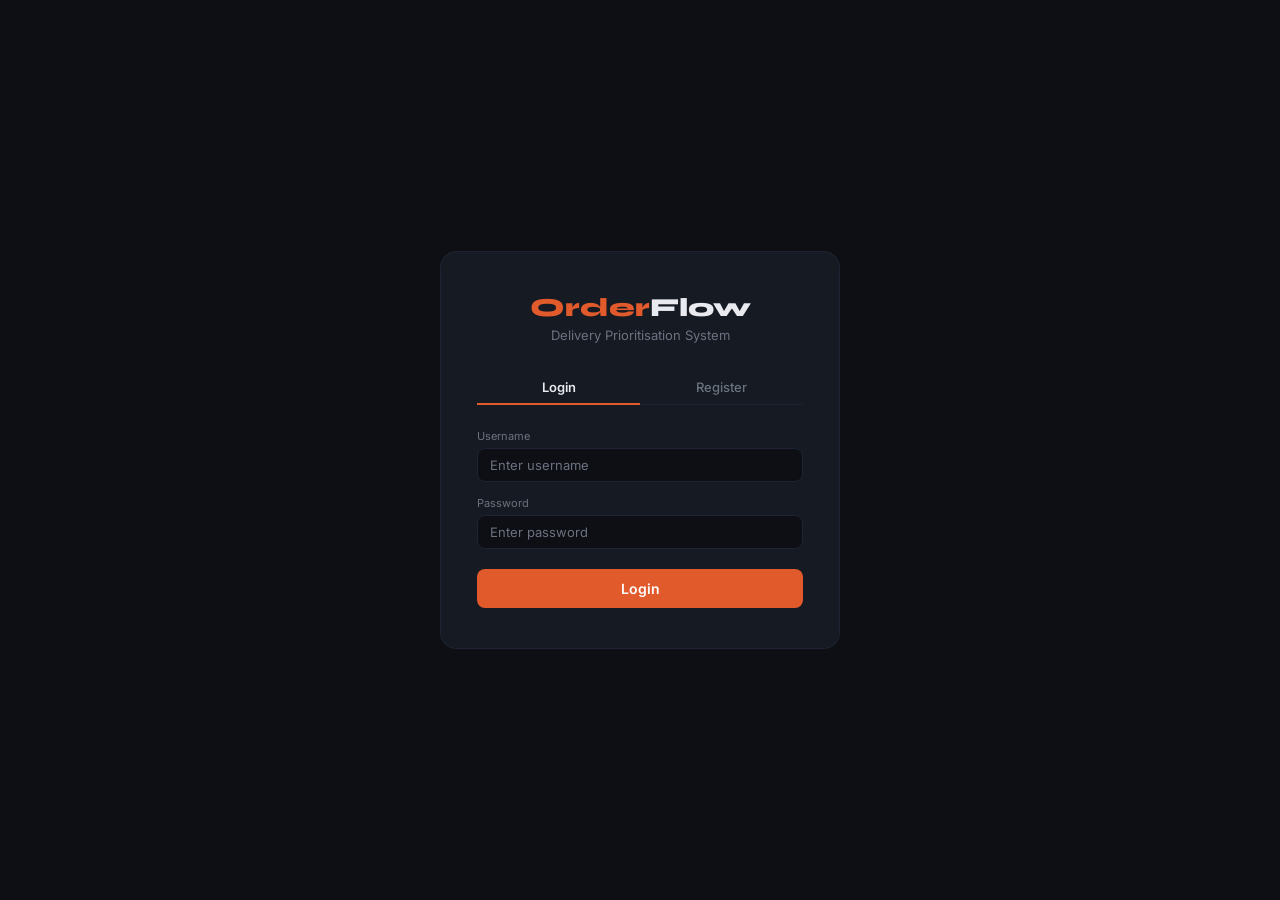
<file: frontend/index.html>
<!DOCTYPE html>
<html lang="en">
<head>
  <meta charset="UTF-8"/>
  <meta name="viewport" content="width=device-width, initial-scale=1.0"/>
  <title>OrderFlow — Login</title>
  <link rel="preconnect" href="https://fonts.googleapis.com"/>
  <link href="https://fonts.googleapis.com/css2?family=Syne:wght@700;800&family=Inter:wght@400;500;600&display=swap" rel="stylesheet"/>
  <link rel="stylesheet" href="style.css"/>
  <style>
    body { display:flex; align-items:center; justify-content:center; min-height:100vh; }
    .auth-box {
      background: var(--card);
      border: 1px solid var(--border);
      border-radius: 16px;
      padding: 40px 36px;
      width: 100%;
      max-width: 400px;
    }
    .auth-title {
      font-family: 'Syne', sans-serif;
      font-size: 26px;
      font-weight: 800;
      text-align: center;
      margin-bottom: 4px;
    }
    .auth-subtitle { text-align:center; color:var(--muted); font-size:13px; margin-bottom:28px; }
    .auth-tabs { display:flex; margin-bottom:24px; border-bottom:1px solid var(--border); }
    .auth-tab {
      flex:1; background:none; border:none;
      border-bottom:2px solid transparent;
      color:var(--muted); font-size:13px; font-weight:500;
      padding:8px 0; margin-bottom:-1px; cursor:pointer;
      font-family:inherit; transition:color 0.2s;
    }
    .auth-tab.active { color:var(--fg); border-bottom-color:var(--accent); font-weight:600; }
    .auth-field { margin-bottom:14px; }
    .auth-field label { display:block; font-size:11px; color:var(--muted); margin-bottom:5px; }
    .auth-field input { width:100%; }
    .auth-btn {
      width:100%; background:var(--accent); color:#fff;
      border:none; border-radius:8px; padding:11px;
      font-weight:600; font-size:14px; cursor:pointer;
      font-family:inherit; margin-top:6px; transition:opacity 0.15s;
    }
    .auth-btn:hover { opacity:0.88; }
    .auth-error {
      background:#e05a2b18; border:1px solid #e05a2b44;
      color:#e05a2b; border-radius:8px; padding:10px 14px;
      font-size:13px; margin-bottom:14px; display:none;
    }
    .auth-error.visible { display:block; }
    .auth-success {
      background:#22c55e18; border:1px solid #22c55e44;
      color:#22c55e; border-radius:8px; padding:10px 14px;
      font-size:13px; margin-bottom:14px; display:none;
    }
    .auth-success.visible { display:block; }
  </style>
</head>
<body>
  <div class="auth-box">
    <div class="auth-title"><span class="accent">Order</span>Flow</div>
    <div class="auth-subtitle">Delivery Prioritisation System</div>

    <div class="auth-tabs">
      <button class="auth-tab active" id="tabLogin"    onclick="switchTab('login')">Login</button>
      <button class="auth-tab"        id="tabRegister" onclick="switchTab('register')">Register</button>
    </div>

    <div id="errorBox"   class="auth-error"></div>
    <div id="successBox" class="auth-success"></div>

    <div id="formLogin">
      <div class="auth-field">
        <label>Username</label>
        <input type="text" id="loginUser" placeholder="Enter username" autocomplete="username"/>
      </div>
      <div class="auth-field">
        <label>Password</label>
        <input type="password" id="loginPass" placeholder="Enter password" autocomplete="current-password"
               onkeydown="if(event.key==='Enter') doLogin()"/>
      </div>
      <button class="auth-btn" onclick="doLogin()">Login</button>
    </div>

    <div id="formRegister" style="display:none">
      <div class="auth-field">
        <label>Username</label>
        <input type="text" id="regUser" placeholder="Choose a username"/>
      </div>
      <div class="auth-field">
        <label>Password</label>
        <input type="password" id="regPass" placeholder="Min 6 characters"/>
      </div>
      <div class="auth-field">
        <label>Confirm password</label>
        <input type="password" id="regPass2" placeholder="Repeat password"
               onkeydown="if(event.key==='Enter') doRegister()"/>
      </div>
      <button class="auth-btn" onclick="doRegister()">Create account</button>
    </div>
  </div>

  <script src="config.js"></script>
  <script>
    // Redirect if already logged in
    if (localStorage.getItem("token")) window.location.href = "dashboard.html";

    function switchTab(tab) {
      document.getElementById("tabLogin").classList.toggle("active", tab === "login");
      document.getElementById("tabRegister").classList.toggle("active", tab === "register");
      document.getElementById("formLogin").style.display    = tab === "login"    ? "block" : "none";
      document.getElementById("formRegister").style.display = tab === "register" ? "block" : "none";
      clearMessages();
    }

    function showError(msg)   { const b = document.getElementById("errorBox");   b.textContent = msg; b.classList.add("visible"); document.getElementById("successBox").classList.remove("visible"); }
    function showSuccess(msg) { const b = document.getElementById("successBox"); b.textContent = msg; b.classList.add("visible"); document.getElementById("errorBox").classList.remove("visible"); }
    function clearMessages()  { document.getElementById("errorBox").classList.remove("visible"); document.getElementById("successBox").classList.remove("visible"); }

    async function doLogin() {
      const username = document.getElementById("loginUser").value.trim();
      const password = document.getElementById("loginPass").value.trim();
      if (!username || !password) return showError("Please fill in both fields.");

      try {
        const res  = await fetch(API_BASE + "/auth/login", {
          method: "POST",
          headers: { "Content-Type": "application/json" },
          body: JSON.stringify({ username, password })
        });
        const data = await res.json();
        if (!res.ok) return showError(data.error || "Login failed.");
        localStorage.setItem("token",    data.token);
        localStorage.setItem("username", data.username);
        window.location.href = "dashboard.html";
      } catch (e) {
        showError("Cannot reach server. Is the backend running?");
      }
    }

    async function doRegister() {
      const username = document.getElementById("regUser").value.trim();
      const password = document.getElementById("regPass").value.trim();
      const confirm  = document.getElementById("regPass2").value.trim();
      if (!username || !password) return showError("Please fill in all fields.");
      if (password !== confirm)   return showError("Passwords do not match.");
      if (password.length < 6)    return showError("Password must be at least 6 characters.");

      try {
        const res  = await fetch(API_BASE + "/auth/register", {
          method: "POST",
          headers: { "Content-Type": "application/json" },
          body: JSON.stringify({ username, password })
        });
        const data = await res.json();
        if (!res.ok) return showError(data.error || "Registration failed.");
        showSuccess("Account created! Logging you in...");
        localStorage.setItem("token",    data.token);
        localStorage.setItem("username", data.username);
        setTimeout(() => window.location.href = "dashboard.html", 800);
      } catch (e) {
        showError("Cannot reach server. Is the backend running?");
      }
    }
  </script>
</body>
</html>
</file>
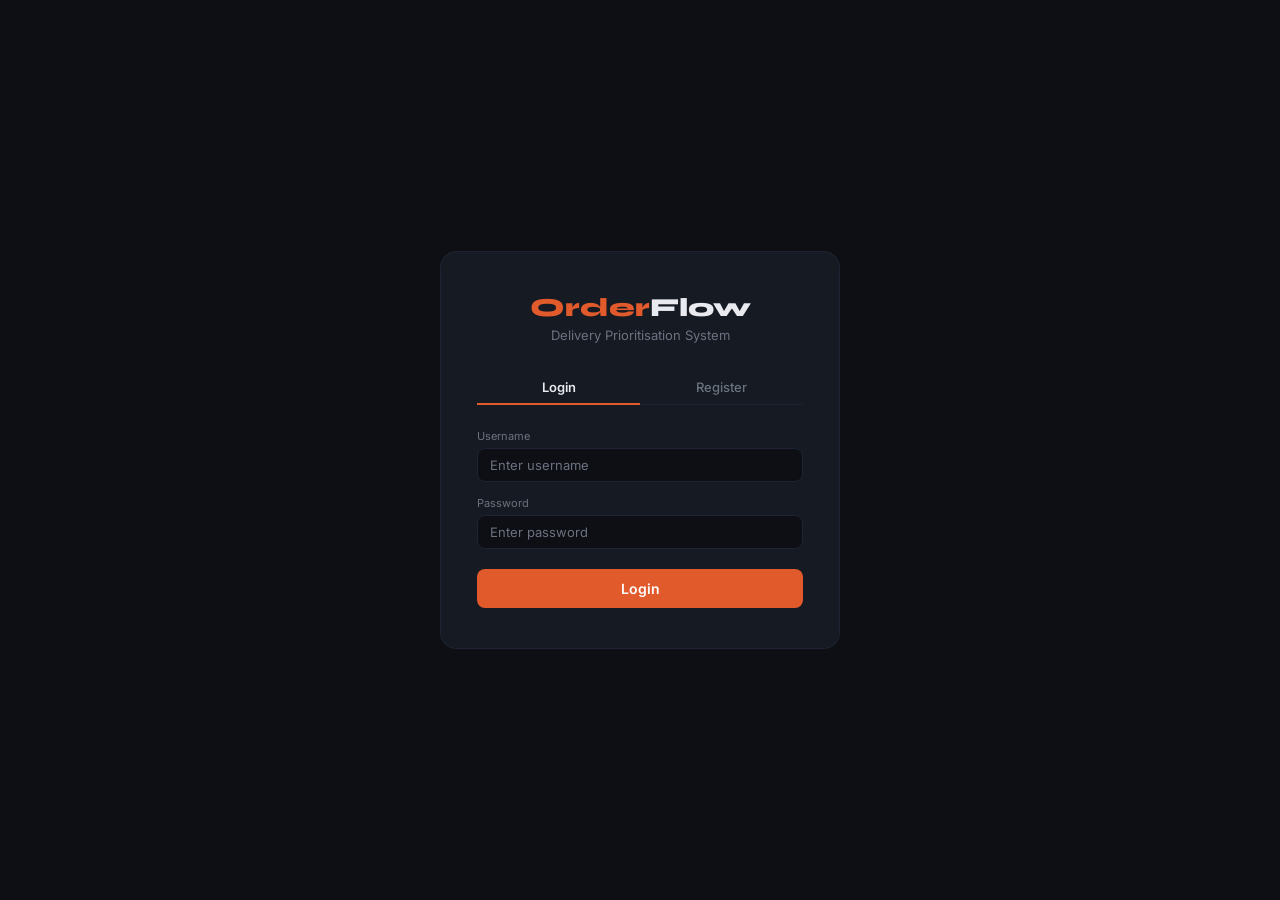
<file: frontend/dashboard.html>
<!DOCTYPE html>
<html lang="en">
<head>
  <meta charset="UTF-8"/>
  <meta name="viewport" content="width=device-width, initial-scale=1.0"/>
  <title>OrderFlow — Dashboard</title>
  <link rel="preconnect" href="https://fonts.googleapis.com"/>
  <link href="https://fonts.googleapis.com/css2?family=Syne:wght@700;800&family=Inter:wght@400;500;600&display=swap" rel="stylesheet"/>
  <link rel="stylesheet" href="style.css"/>
</head>
<body>

  <!-- ── Header ───────────────────────────────────────────────── -->
  <header>
    <div class="header-brand">
      <div class="header-title"><span class="accent">Order</span>Flow</div>
      <div class="header-sub">E-Commerce Order Sorting &amp; Delivery Prioritisation System</div>
    </div>
    <div class="header-controls">
      <div class="aging-status">
        <div class="aging-dot" id="agingDot"></div>
        Aging engine
        <button class="toggle-btn" id="agingToggle">ON</button>
      </div>
      <div style="display:flex;align-items:center;gap:10px;margin-left:20px;">
        <span style="font-size:12px;color:var(--muted)" id="welcomeUser"></span>
        <button class="btn-secondary" onclick="logout()" style="padding:4px 12px;font-size:12px;">Logout</button>
      </div>
    </div>
  </header>

  <main>

    <!-- Stats -->
    <div class="stats-row">
      <div class="stat-card" style="border-top-color:#e05a2b">
        <div class="stat-value" id="statQueued">0</div>
        <div class="stat-label">Orders in queue</div>
        <div class="stat-sub" style="color:#e05a2b">heap-sorted</div>
      </div>
      <div class="stat-card" style="border-top-color:#22c55e">
        <div class="stat-value" id="statDelivered">0</div>
        <div class="stat-label">Dispatched</div>
        <div class="stat-sub" style="color:#22c55e">total delivered</div>
      </div>
      <div class="stat-card" style="border-top-color:#f59e0b">
        <div class="stat-value" id="statAvg">—</div>
        <div class="stat-label">Avg priority</div>
        <div class="stat-sub" style="color:#f59e0b">queue average</div>
      </div>
      <div class="stat-card" style="border-top-color:#8b5cf6">
        <div class="stat-value" id="statTop">—</div>
        <div class="stat-label">Next dispatch</div>
        <div class="stat-sub" id="statTopName" style="color:#8b5cf6">—</div>
      </div>
    </div>

    <!-- Add order + Dispatch -->
    <div class="action-row">
      <div class="card form-card">
        <div class="section-label">Add new order</div>
        <div class="form-grid-3">
          <div class="field"><label>Type</label>
            <select id="fType"><option value="express">Express</option><option value="standard">Standard</option><option value="economy">Economy</option></select>
          </div>
          <div class="field"><label>Zone</label>
            <select id="fZone"><option value="A">Zone A</option><option value="B">Zone B</option><option value="C">Zone C</option></select>
          </div>
          <div class="field"><label>Tier</label>
            <select id="fTier"><option value="premium">Premium</option><option value="regular">Regular</option><option value="basic">Basic</option></select>
          </div>
        </div>
        <div class="form-grid-2">
          <div class="field"><label>Customer name</label><input type="text" id="fCustomer" placeholder="e.g. Aisha Rahman"/></div>
          <div class="field"><label>Product</label><input type="text" id="fProduct" placeholder="e.g. Laptop"/></div>
          <div class="field"><label>Quantity</label><input type="number" id="fQty" value="1" min="1" max="99"/></div>
          <div class="field"><label>Amount (USD)</label><input type="number" id="fAmount" placeholder="e.g. 149.99" min="0" step="0.01"/></div>
        </div>
        <div class="form-btns">
          <button class="btn-primary" onclick="addOrder()">+ Add Order</button>
        </div>
      </div>

      <div class="card dispatch-card">
        <div class="section-label">Dispatch</div>
        <div id="dispatchPreview"><div class="muted center-text">Queue is empty</div></div>
        <button class="btn-dispatch" id="btnDispatch" onclick="dispatchOrder()" disabled>🚚 Dispatch Top Order</button>
      </div>
    </div>

    <!-- Tabs -->
    <div class="tabs">
      <button class="tab active" data-tab="queue">Queue (0)</button>
      <button class="tab" data-tab="delivered">Delivered (0)</button>
      <button class="tab" data-tab="log">Activity log</button>
    </div>

    <div id="panelQueue" class="panel card">
      <div class="table-wrap">
        <table><thead><tr>
          <th>Rank</th><th>Order ID</th><th>Customer</th><th>Product</th>
          <th>Total Amount</th><th>Type</th><th>Zone</th><th>Tier</th>
          <th>Priority</th><th></th>
        </tr></thead>
        <tbody id="queueBody"><tr><td colspan="10" class="empty-cell">Loading...</td></tr></tbody>
        </table>
      </div>
    </div>

    <div id="panelDelivered" class="panel card hidden">
      <div class="table-wrap">
        <table><thead><tr>
          <th>Order ID</th><th>Customer</th><th>Product</th><th>Total Amount</th>
          <th>Type</th><th>Zone</th><th>Tier</th><th>Priority</th><th>Delivered</th>
        </tr></thead>
        <tbody id="deliveredBody"><tr><td colspan="9" class="empty-cell">No orders dispatched yet</td></tr></tbody>
        </table>
      </div>
    </div>

    <div id="panelLog" class="panel card hidden" style="padding:16px;max-height:420px;overflow-y:auto;">
      <div id="logList"><div class="muted center-text">No activity yet</div></div>
    </div>

  </main>

  <script src="config.js"></script>
  <script src="heap.js"></script>
  <script src="app.js"></script>
</body>
</html>
</file>
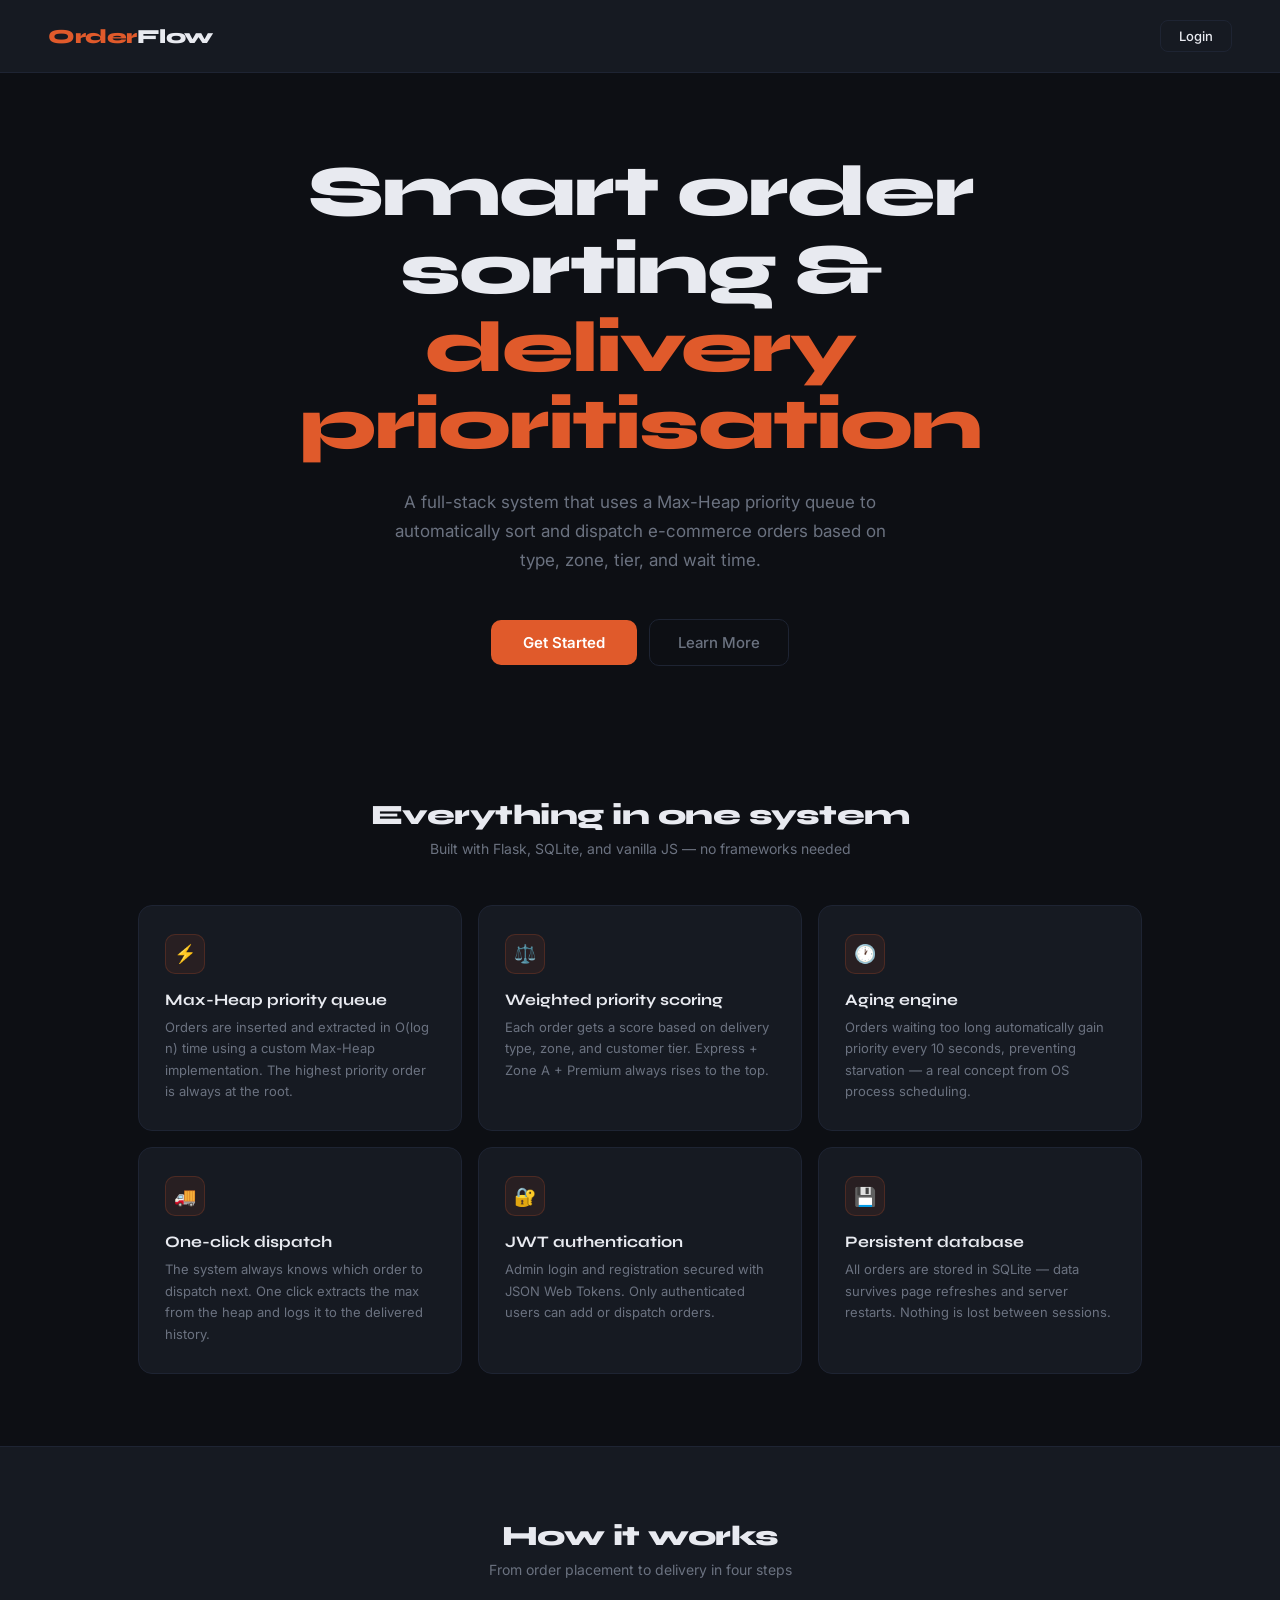
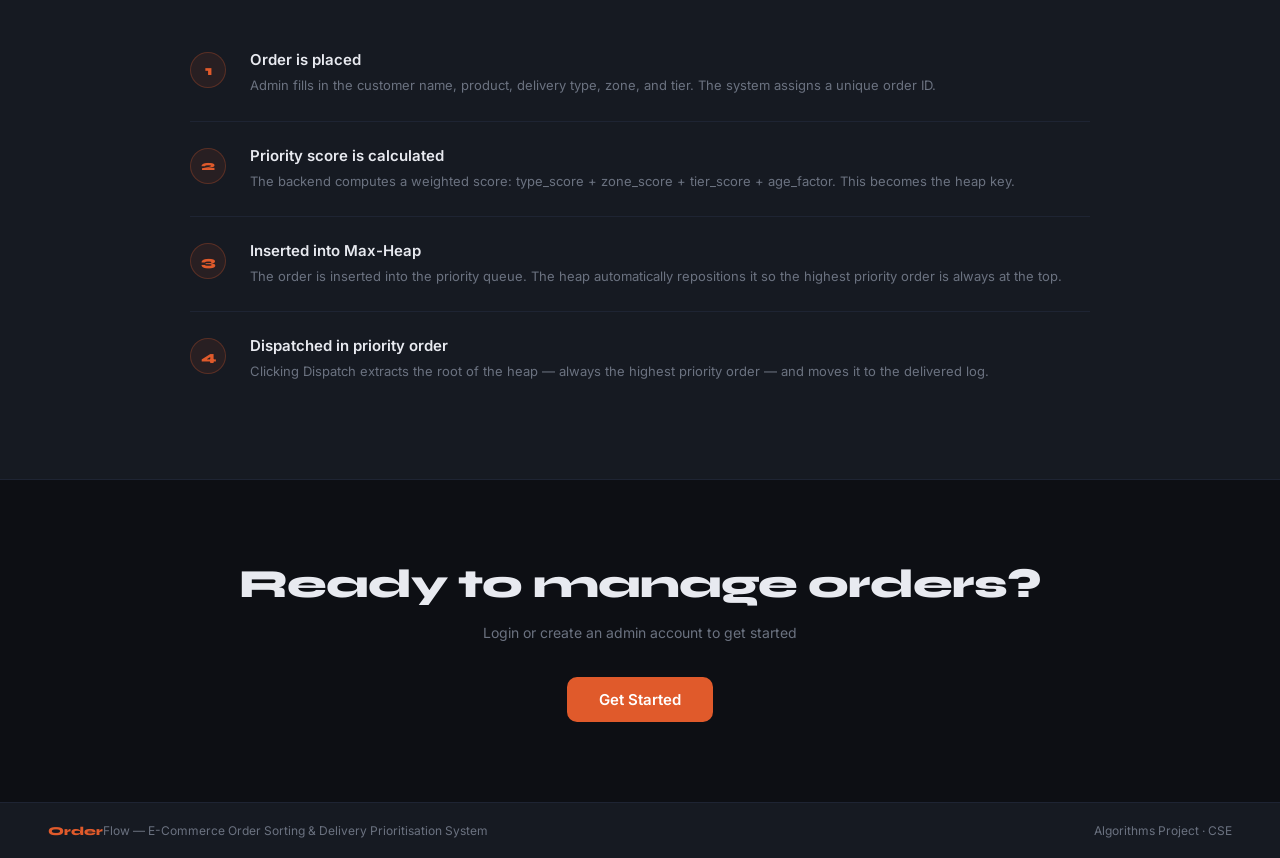
<file: frontend/landing.html>
<!DOCTYPE html>
<html lang="en">
<head>
  <meta charset="UTF-8"/>
  <meta name="viewport" content="width=device-width, initial-scale=1.0"/>
  <title>OrderFlow — E-Commerce Delivery Prioritisation</title>
  <link rel="preconnect" href="https://fonts.googleapis.com"/>
  <link href="https://fonts.googleapis.com/css2?family=Syne:wght@700;800&family=Inter:wght@400;500;600&display=swap" rel="stylesheet"/>
  <link rel="stylesheet" href="style.css"/>
  <style>
    body {
      display: flex;
      flex-direction: column;
      min-height: 100vh;
      overflow-x: hidden;
    }

    /* ── Nav ───────────────────────────────────────────────────────── */
    nav {
      display: flex;
      align-items: center;
      justify-content: space-between;
      padding: 20px 48px;
      border-bottom: 1px solid var(--border);
      background: var(--card);
    }

    .nav-brand {
      font-family: 'Syne', sans-serif;
      font-size: 20px;
      font-weight: 800;
      letter-spacing: -0.5px;
    }

    .nav-btn {
      background: none;
      border: 1px solid var(--border);
      color: var(--fg);
      border-radius: 8px;
      padding: 7px 18px;
      font-size: 13px;
      font-weight: 500;
      cursor: pointer;
      font-family: inherit;
      transition: border-color 0.2s, color 0.2s;
    }

    .nav-btn:hover { border-color: var(--accent); color: var(--accent); }

    /* ── Hero ──────────────────────────────────────────────────────── */
    .hero {
      flex: 1;
      display: flex;
      flex-direction: column;
      align-items: center;
      justify-content: center;
      text-align: center;
      padding: 80px 24px 60px;
    }

    .hero-tag {
      display: inline-block;
      background: #e05a2b18;
      border: 1px solid #e05a2b44;
      color: var(--accent);
      border-radius: 20px;
      padding: 5px 16px;
      font-size: 12px;
      font-weight: 600;
      letter-spacing: 0.06em;
      text-transform: uppercase;
      margin-bottom: 28px;
      animation: fadeUp 0.6s ease both;
    }

    .hero-title {
      font-family: 'Syne', sans-serif;
      font-size: clamp(38px, 7vw, 72px);
      font-weight: 800;
      line-height: 1.08;
      letter-spacing: -2px;
      max-width: 800px;
      margin-bottom: 24px;
      animation: fadeUp 0.6s ease 0.1s both;
    }

    .hero-title .accent { color: var(--accent); }

    .hero-sub {
      font-size: clamp(14px, 2vw, 17px);
      color: var(--muted);
      max-width: 520px;
      line-height: 1.7;
      margin-bottom: 44px;
      animation: fadeUp 0.6s ease 0.2s both;
    }

    .hero-btns {
      display: flex;
      gap: 12px;
      align-items: center;
      animation: fadeUp 0.6s ease 0.3s both;
    }

    .btn-get-started {
      background: var(--accent);
      color: #fff;
      border: none;
      border-radius: 10px;
      padding: 13px 32px;
      font-size: 15px;
      font-weight: 600;
      cursor: pointer;
      font-family: inherit;
      transition: opacity 0.15s, transform 0.15s;
    }

    .btn-get-started:hover { opacity: 0.88; transform: translateY(-1px); }

    .btn-learn {
      background: none;
      border: 1px solid var(--border);
      color: var(--muted);
      border-radius: 10px;
      padding: 13px 28px;
      font-size: 15px;
      font-weight: 500;
      cursor: pointer;
      font-family: inherit;
      transition: border-color 0.2s, color 0.2s;
    }

    .btn-learn:hover { border-color: var(--fg); color: var(--fg); }

    /* ── Stats strip ───────────────────────────────────────────────── */
    .stats-strip {
      display: flex;
      justify-content: center;
      gap: 0;
      border-top: 1px solid var(--border);
      border-bottom: 1px solid var(--border);
      background: var(--card);
      animation: fadeUp 0.6s ease 0.4s both;
    }

    .strip-item {
      flex: 1;
      max-width: 220px;
      text-align: center;
      padding: 28px 20px;
      border-right: 1px solid var(--border);
    }

    .strip-item:last-child { border-right: none; }

    .strip-value {
      font-family: 'Syne', sans-serif;
      font-size: 30px;
      font-weight: 800;
      color: var(--accent);
      margin-bottom: 4px;
    }

    .strip-label { font-size: 12px; color: var(--muted); }

    /* ── Features ──────────────────────────────────────────────────── */
    .features {
      padding: 72px 48px;
      max-width: 1100px;
      margin: 0 auto;
      width: 100%;
    }

    .features-heading {
      font-family: 'Syne', sans-serif;
      font-size: 28px;
      font-weight: 800;
      text-align: center;
      margin-bottom: 8px;
      letter-spacing: -0.5px;
    }

    .features-sub {
      text-align: center;
      color: var(--muted);
      font-size: 14px;
      margin-bottom: 48px;
    }

    .features-grid {
      display: grid;
      grid-template-columns: repeat(auto-fit, minmax(280px, 1fr));
      gap: 16px;
    }

    .feature-card {
      background: var(--card);
      border: 1px solid var(--border);
      border-radius: 14px;
      padding: 28px 26px;
      transition: border-color 0.2s, transform 0.2s;
    }

    .feature-card:hover {
      border-color: #e05a2b55;
      transform: translateY(-2px);
    }

    .feature-icon {
      width: 40px;
      height: 40px;
      border-radius: 10px;
      background: #e05a2b18;
      border: 1px solid #e05a2b33;
      display: flex;
      align-items: center;
      justify-content: center;
      margin-bottom: 16px;
      font-size: 18px;
    }

    .feature-title {
      font-family: 'Syne', sans-serif;
      font-size: 16px;
      font-weight: 700;
      margin-bottom: 8px;
      color: var(--fg);
    }

    .feature-desc {
      font-size: 13px;
      color: var(--muted);
      line-height: 1.65;
    }

    /* ── How it works ──────────────────────────────────────────────── */
    .how {
      background: var(--card);
      border-top: 1px solid var(--border);
      border-bottom: 1px solid var(--border);
      padding: 72px 48px;
    }

    .how-inner {
      max-width: 900px;
      margin: 0 auto;
    }

    .how-heading {
      font-family: 'Syne', sans-serif;
      font-size: 28px;
      font-weight: 800;
      text-align: center;
      margin-bottom: 8px;
      letter-spacing: -0.5px;
    }

    .how-sub {
      text-align: center;
      color: var(--muted);
      font-size: 14px;
      margin-bottom: 48px;
    }

    .steps {
      display: flex;
      flex-direction: column;
      gap: 0;
    }

    .step {
      display: flex;
      gap: 24px;
      align-items: flex-start;
      padding: 24px 0;
      border-bottom: 1px solid var(--border);
    }

    .step:last-child { border-bottom: none; }

    .step-num {
      width: 36px;
      height: 36px;
      border-radius: 50%;
      background: #e05a2b18;
      border: 1px solid #e05a2b44;
      color: var(--accent);
      font-family: 'Syne', sans-serif;
      font-size: 14px;
      font-weight: 800;
      display: flex;
      align-items: center;
      justify-content: center;
      flex-shrink: 0;
      margin-top: 2px;
    }

    .step-title {
      font-size: 15px;
      font-weight: 600;
      color: var(--fg);
      margin-bottom: 6px;
    }

    .step-desc { font-size: 13px; color: var(--muted); line-height: 1.65; }

    /* ── CTA ───────────────────────────────────────────────────────── */
    .cta {
      text-align: center;
      padding: 80px 24px;
      animation: fadeUp 0.6s ease both;
    }

    .cta-title {
      font-family: 'Syne', sans-serif;
      font-size: clamp(26px, 4vw, 40px);
      font-weight: 800;
      letter-spacing: -1px;
      margin-bottom: 16px;
    }

    .cta-sub {
      color: var(--muted);
      font-size: 14px;
      margin-bottom: 36px;
    }

    /* ── Footer ────────────────────────────────────────────────────── */
    footer {
      border-top: 1px solid var(--border);
      background: var(--card);
      padding: 20px 48px;
      display: flex;
      align-items: center;
      justify-content: space-between;
      font-size: 12px;
      color: var(--muted);
    }

    /* ── Animations ────────────────────────────────────────────────── */
    @keyframes fadeUp {
      from { opacity: 0; transform: translateY(16px); }
      to   { opacity: 1; transform: translateY(0); }
    }

    /* ── Responsive ────────────────────────────────────────────────── */
    @media (max-width: 600px) {
      nav { padding: 16px 20px; }
      .features { padding: 48px 20px; }
      .how { padding: 48px 20px; }
      .stats-strip { flex-wrap: wrap; }
      .strip-item { border-right: none; border-bottom: 1px solid var(--border); max-width: 100%; }
      footer { flex-direction: column; gap: 8px; text-align: center; }
    }
  </style>
</head>
<body>

  <!-- Nav -->
  <nav>
    <div class="nav-brand"><span class="accent">Order</span>Flow</div>
    <button class="nav-btn" onclick="window.location.href='index.html'">Login</button>
  </nav>

  <!-- Hero -->
  <section class="hero">
    <h1 class="hero-title">
      Smart order sorting &amp;<br/>
      <span class="accent">delivery prioritisation</span>
    </h1>
    <p class="hero-sub">
      A full-stack system that uses a Max-Heap priority queue to automatically sort and dispatch e-commerce orders based on type, zone, tier, and wait time.
    </p>
    <div class="hero-btns">
      <button class="btn-get-started" onclick="window.location.href='index.html'">Get Started</button>
      <button class="btn-learn" onclick="document.getElementById('features').scrollIntoView({behavior:'smooth'})">Learn More</button>
    </div>
  </section>

  <!-- Stats strip -->
  

  <!-- Features -->
  <section class="features" id="features">
    <div class="features-heading">Everything in one system</div>
    <div class="features-sub">Built with Flask, SQLite, and vanilla JS — no frameworks needed</div>
    <div class="features-grid">

      <div class="feature-card">
        <div class="feature-icon">⚡</div>
        <div class="feature-title">Max-Heap priority queue</div>
        <div class="feature-desc">Orders are inserted and extracted in O(log n) time using a custom Max-Heap implementation. The highest priority order is always at the root.</div>
      </div>

      <div class="feature-card">
        <div class="feature-icon">⚖️</div>
        <div class="feature-title">Weighted priority scoring</div>
        <div class="feature-desc">Each order gets a score based on delivery type, zone, and customer tier. Express + Zone A + Premium always rises to the top.</div>
      </div>

      <div class="feature-card">
        <div class="feature-icon">🕐</div>
        <div class="feature-title">Aging engine</div>
        <div class="feature-desc">Orders waiting too long automatically gain priority every 10 seconds, preventing starvation — a real concept from OS process scheduling.</div>
      </div>

      <div class="feature-card">
        <div class="feature-icon">🚚</div>
        <div class="feature-title">One-click dispatch</div>
        <div class="feature-desc">The system always knows which order to dispatch next. One click extracts the max from the heap and logs it to the delivered history.</div>
      </div>

      <div class="feature-card">
        <div class="feature-icon">🔐</div>
        <div class="feature-title">JWT authentication</div>
        <div class="feature-desc">Admin login and registration secured with JSON Web Tokens. Only authenticated users can add or dispatch orders.</div>
      </div>

      <div class="feature-card">
        <div class="feature-icon">💾</div>
        <div class="feature-title">Persistent database</div>
        <div class="feature-desc">All orders are stored in SQLite — data survives page refreshes and server restarts. Nothing is lost between sessions.</div>
      </div>

    </div>
  </section>

  <!-- How it works -->
  <section class="how">
    <div class="how-inner">
      <div class="how-heading">How it works</div>
      <div class="how-sub">From order placement to delivery in four steps</div>
      <div class="steps">

        <div class="step">
          <div class="step-num">1</div>
          <div>
            <div class="step-title">Order is placed</div>
            <div class="step-desc">Admin fills in the customer name, product, delivery type, zone, and tier. The system assigns a unique order ID.</div>
          </div>
        </div>

        <div class="step">
          <div class="step-num">2</div>
          <div>
            <div class="step-title">Priority score is calculated</div>
            <div class="step-desc">The backend computes a weighted score: type_score + zone_score + tier_score + age_factor. This becomes the heap key.</div>
          </div>
        </div>

        <div class="step">
          <div class="step-num">3</div>
          <div>
            <div class="step-title">Inserted into Max-Heap</div>
            <div class="step-desc">The order is inserted into the priority queue. The heap automatically repositions it so the highest priority order is always at the top.</div>
          </div>
        </div>

        <div class="step">
          <div class="step-num">4</div>
          <div>
            <div class="step-title">Dispatched in priority order</div>
            <div class="step-desc">Clicking Dispatch extracts the root of the heap — always the highest priority order — and moves it to the delivered log.</div>
          </div>
        </div>

      </div>
    </div>
  </section>

  <!-- CTA -->
  <section class="cta">
    <div class="cta-title">Ready to manage orders?</div>
    <div class="cta-sub">Login or create an admin account to get started</div>
    <button class="btn-get-started" onclick="window.location.href='index.html'">Get Started</button>
  </section>

  <!-- Footer -->
  <footer>
    <div><span class="accent" style="font-family:'Syne',sans-serif;font-weight:800;">Order</span>Flow — E-Commerce Order Sorting &amp; Delivery Prioritisation System</div>
    <div>Algorithms Project · CSE</div>
  </footer>

</body>
</html>
</file>
<file: frontend/style.css>
/* ── Reset & Variables ─────────────────────────────────────────────── */
*, *::before, *::after { box-sizing: border-box; margin: 0; padding: 0; }

:root {
  --bg:     #0d0f14;
  --card:   #161a22;
  --border: #1e2433;
  --fg:     #e8eaf0;
  --muted:  #6b7280;
  --accent: #e05a2b;
}

body {
  background: var(--bg);
  color: var(--fg);
  font-family: 'Inter', sans-serif;
  font-size: 14px;
  min-height: 100vh;
}

/* ── Scrollbar ─────────────────────────────────────────────────────── */
::-webkit-scrollbar { width: 4px; height: 4px; }
::-webkit-scrollbar-track { background: transparent; }
::-webkit-scrollbar-thumb { background: var(--border); border-radius: 2px; }

/* ── Header ────────────────────────────────────────────────────────── */
header {
  background: var(--card);
  border-bottom: 1px solid var(--border);
  padding: 16px 28px;
  display: flex;
  align-items: center;
  justify-content: space-between;
  position: sticky;
  top: 0;
  z-index: 100;
}

.header-title {
  font-family: 'Syne', sans-serif;
  font-size: 22px;
  font-weight: 800;
  letter-spacing: -0.5px;
}

.header-sub {
  font-size: 11px;
  color: var(--muted);
  margin-top: 2px;
}

.accent { color: var(--accent); }

/* ── Aging toggle ──────────────────────────────────────────────────── */
.aging-status {
  display: flex;
  align-items: center;
  gap: 8px;
  font-size: 12px;
  color: var(--muted);
}

.aging-dot {
  width: 8px;
  height: 8px;
  border-radius: 50%;
  background: #22c55e;
  box-shadow: 0 0 6px #22c55e;
  transition: all 0.3s;
}

.aging-dot.off {
  background: var(--muted);
  box-shadow: none;
}

.toggle-btn {
  background: #22c55e22;
  border: 1px solid #22c55e44;
  color: #22c55e;
  border-radius: 6px;
  padding: 3px 10px;
  font-size: 11px;
  font-weight: 600;
  cursor: pointer;
  font-family: inherit;
  transition: all 0.2s;
}

.toggle-btn.off {
  background: var(--border);
  border-color: var(--border);
  color: var(--muted);
}

/* ── Main layout ───────────────────────────────────────────────────── */
main {
  padding: 20px 28px;
  max-width: 1200px;
  margin: 0 auto;
}

/* ── Cards ─────────────────────────────────────────────────────────── */
.card {
  background: var(--card);
  border: 1px solid var(--border);
  border-radius: 12px;
}

/* ── Stats row ─────────────────────────────────────────────────────── */
.stats-row {
  display: flex;
  gap: 12px;
  margin-bottom: 20px;
  flex-wrap: wrap;
}

.stat-card {
  flex: 1;
  min-width: 130px;
  background: var(--card);
  border: 1px solid var(--border);
  border-top: 3px solid transparent;
  border-radius: 12px;
  padding: 18px 20px;
}

.stat-value {
  font-family: 'Syne', sans-serif;
  font-size: 28px;
  font-weight: 700;
  color: var(--fg);
}

.stat-label {
  font-size: 12px;
  color: var(--muted);
  margin-top: 2px;
}

.stat-sub {
  font-size: 11px;
  margin-top: 4px;
  font-weight: 600;
}

/* ── Action row ────────────────────────────────────────────────────── */
.action-row {
  display: flex;
  gap: 12px;
  margin-bottom: 20px;
  flex-wrap: wrap;
  align-items: flex-start;
}

.form-card {
  flex: 2;
  min-width: 260px;
  padding: 16px;
}

.dispatch-card {
  flex: 1;
  min-width: 200px;
  padding: 16px;
  display: flex;
  flex-direction: column;
  gap: 12px;
}

.section-label {
  font-size: 11px;
  font-weight: 600;
  color: var(--muted);
  text-transform: uppercase;
  letter-spacing: 0.06em;
  margin-bottom: 12px;
}

/* ── Form ──────────────────────────────────────────────────────────── */
.form-grid-3 {
  display: grid;
  grid-template-columns: 1fr 1fr 1fr;
  gap: 8px;
  margin-bottom: 8px;
}

.form-grid-2 {
  display: grid;
  grid-template-columns: 1fr 1fr;
  gap: 8px;
  margin-bottom: 12px;
}

.field label {
  display: block;
  font-size: 11px;
  color: var(--muted);
  margin-bottom: 4px;
}

input, select {
  background: var(--bg);
  border: 1px solid var(--border);
  border-radius: 8px;
  color: var(--fg);
  padding: 8px 12px;
  font-size: 13px;
  outline: none;
  width: 100%;
  font-family: inherit;
  transition: border-color 0.2s;
}

input:focus, select:focus {
  border-color: #e05a2b88;
}

input::placeholder { color: var(--muted); }

.form-btns {
  display: flex;
  gap: 8px;
}

/* ── Buttons ───────────────────────────────────────────────────────── */
button { cursor: pointer; font-family: inherit; }

.btn-primary {
  flex: 1;
  background: var(--accent);
  color: #fff;
  border: none;
  border-radius: 8px;
  padding: 9px 0;
  font-weight: 600;
  font-size: 13px;
  transition: opacity 0.15s;
}

.btn-primary:hover { opacity: 0.88; }

.btn-secondary {
  background: #1e2433;
  color: var(--muted);
  border: 1px solid var(--border);
  border-radius: 8px;
  padding: 9px 14px;
  font-size: 12px;
  font-weight: 500;
  transition: color 0.15s;
}

.btn-secondary:hover { color: var(--fg); }

.btn-dispatch {
  background: #22c55e;
  color: #fff;
  border: none;
  border-radius: 8px;
  padding: 9px 0;
  font-weight: 600;
  font-size: 13px;
  width: 100%;
  margin-top: auto;
  transition: opacity 0.15s;
}

.btn-dispatch:disabled {
  background: #1e2433;
  color: var(--muted);
  cursor: not-allowed;
}

.btn-dispatch:not(:disabled):hover { opacity: 0.88; }

/* ── Dispatch preview ──────────────────────────────────────────────── */
#dispatchPreview {
  flex: 1;
  font-size: 13px;
}

#dispatchPreview .order-id {
  font-weight: 600;
  margin-bottom: 4px;
}

#dispatchPreview .order-customer {
  color: var(--muted);
  font-size: 12px;
  margin-bottom: 6px;
}

/* ── Priority bar ──────────────────────────────────────────────────── */
.priority-bar-wrap {
  display: flex;
  align-items: center;
  gap: 8px;
}

.priority-bar-track {
  flex: 1;
  height: 6px;
  background: var(--border);
  border-radius: 3px;
  overflow: hidden;
}

.priority-bar-fill {
  height: 100%;
  border-radius: 3px;
  transition: width 0.4s;
}

.priority-bar-val {
  font-size: 12px;
  font-weight: 700;
  min-width: 28px;
  text-align: right;
}

/* ── Badges ────────────────────────────────────────────────────────── */
.badge {
  display: inline-block;
  border-radius: 4px;
  padding: 2px 7px;
  font-size: 11px;
  font-weight: 600;
  letter-spacing: 0.04em;
  text-transform: uppercase;
  white-space: nowrap;
}

.badge-row {
  display: flex;
  gap: 6px;
  flex-wrap: wrap;
  margin-top: 8px;
}

/* ── Tabs ──────────────────────────────────────────────────────────── */
.tabs {
  display: flex;
  gap: 4px;
  border-bottom: 1px solid var(--border);
  margin-bottom: 16px;
}

.tab {
  background: none;
  border: none;
  border-bottom: 2px solid transparent;
  color: var(--muted);
  font-weight: 400;
  font-size: 13px;
  padding: 8px 14px;
  margin-bottom: -1px;
  transition: color 0.2s;
  cursor: pointer;
}

.tab.active {
  color: var(--fg);
  font-weight: 600;
  border-bottom-color: var(--accent);
}

/* ── Panels ────────────────────────────────────────────────────────── */
.panel { overflow: hidden; }
.panel.hidden { display: none; }

/* ── Tables ────────────────────────────────────────────────────────── */
.table-wrap { overflow-x: auto; }

table {
  width: 100%;
  border-collapse: collapse;
}

thead tr { border-bottom: 1px solid var(--border); }

th {
  padding: 10px 14px;
  text-align: left;
  font-size: 11px;
  color: var(--muted);
  font-weight: 600;
  text-transform: uppercase;
  letter-spacing: 0.06em;
  white-space: nowrap;
}

td {
  padding: 10px 14px;
  border-bottom: 1px solid var(--border);
  white-space: nowrap;
}

.empty-cell {
  text-align: center;
  padding: 40px;
  color: var(--muted);
}

tr.new-row { animation: slideIn 0.4s ease; }

tr.top-row { background: rgba(34,197,94,0.04); }
tr.highlight-row { background: rgba(224,90,43,0.07); }

.rank-top { color: #22c55e; font-weight: 700; font-size: 13px; }
.rank-normal { color: var(--muted); font-weight: 700; font-size: 13px; }

.order-id-cell {
  font-weight: 600;
  font-size: 12px;
  font-family: monospace;
  color: var(--accent);
}

.order-id-delivered {
  font-weight: 600;
  font-size: 12px;
  font-family: monospace;
  color: #22c55e;
}

.top-badge {
  font-size: 10px;
  background: rgba(34,197,94,0.13);
  color: #22c55e;
  border: 1px solid rgba(34,197,94,0.27);
  border-radius: 4px;
  padding: 2px 6px;
  font-weight: 700;
}

.priority-val { font-size: 13px; font-weight: 700; color: #f59e0b; }

/* ── Heap SVG panel ────────────────────────────────────────────────── */
#panelHeap { padding: 24px; }
#panelHeap .muted { color: var(--muted); }

/* ── Log panel ─────────────────────────────────────────────────────── */
#panelLog {
  padding: 16px;
  max-height: 420px;
  overflow-y: auto;
}

.log-entry {
  display: flex;
  gap: 12px;
  align-items: flex-start;
  padding: 8px 0;
  border-bottom: 1px solid var(--border);
  animation: slideIn 0.3s ease;
}

.log-time {
  font-size: 11px;
  color: var(--muted);
  white-space: nowrap;
  min-width: 60px;
  margin-top: 1px;
}

.log-msg { font-size: 13px; }
.log-add      { color: var(--accent); }
.log-dispatch { color: #22c55e; }

/* ── Formula bar ───────────────────────────────────────────────────── */
.formula-bar {
  margin-top: 16px;
  padding: 12px 16px;
  background: var(--card);
  border: 1px solid var(--border);
  border-radius: 10px;
  font-size: 12px;
  color: var(--muted);
  display: flex;
  gap: 8px;
  align-items: center;
  flex-wrap: wrap;
}

.formula-bar .sep { color: var(--border); }
.formula-bar .fg  { color: var(--fg); }
.formula-bar .bold { font-weight: 600; }

/* ── Helpers ───────────────────────────────────────────────────────── */
.muted      { color: var(--muted); }
.center-text { text-align: center; padding: 20px 0; }
.hidden     { display: none; }

/* ── Animations ────────────────────────────────────────────────────── */
@keyframes slideIn {
  from { opacity: 0; transform: translateY(-8px); }
  to   { opacity: 1; transform: translateY(0); }
}

/* ── Responsive ────────────────────────────────────────────────────── */
@media (max-width: 700px) {
  main { padding: 16px; }
  header { padding: 12px 16px; }
  .form-grid-3 { grid-template-columns: 1fr 1fr; }
  .form-grid-2 { grid-template-columns: 1fr; }
  .stats-row { gap: 8px; }
  .stat-card { min-width: 120px; }
}
</file>
